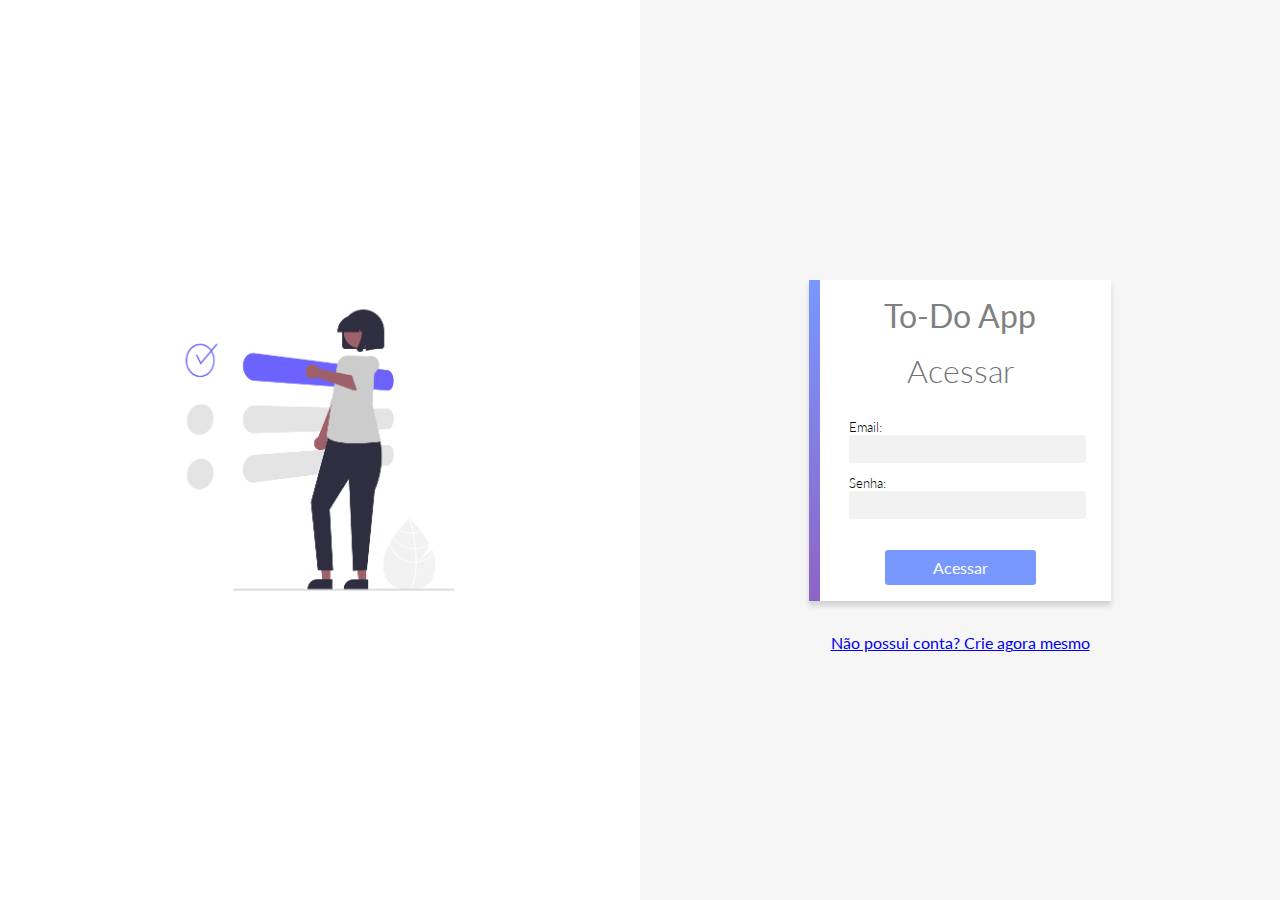
<file: index.html>
<!DOCTYPE html>
<html lang="pt-BR">

<head>
  <meta charset="UTF-8">
  <meta http-equiv="X-UA-Compatible" content="IE=edge">
  <meta name="viewport" content="width=device-width, initial-scale=1.0">
  <title>To-Do Login</title>

  <!-- ---------------- estilos compartilhados entre login e signup ---------------- -->
  <link rel="stylesheet" href="./styles/acesso.css">

  <!-- ---------------------- lógica aplicada no login ----------------------- -->
  <!-- <script src="/scripts/utils.js"></script> -->
  

</head>

<body>
  <div class="left">
    <img src="./assets/pessoa-login.png" alt="">
  </div>

  <div class="right">
    <form>
      <div class="form-header">
        <p>To-Do App</p>
      </div>
      <h1>Acessar</h1>
      <label>
        Email:
        <input id="inputEmail" type="email" required minlength="6">
        <small>Preencha o campo E-mail corretamente</small>
      </label>
      <label>
        Senha:
        <input id="inputPassword" type="password" required minlength="8">
        <small>Preencha o campo Senha corretamente</small>
      </label>

      <button id="loginButtonRef" type="submit" disabled>Acessar</button>

    </form>
    <div class="ingressar">
      <a href="./pages/signup.html">Não possui conta? Crie agora mesmo</a>
    </div>
  </div>

  <script src="./scripts/login.js" type="module"></script>
</body>

</html>
</file>
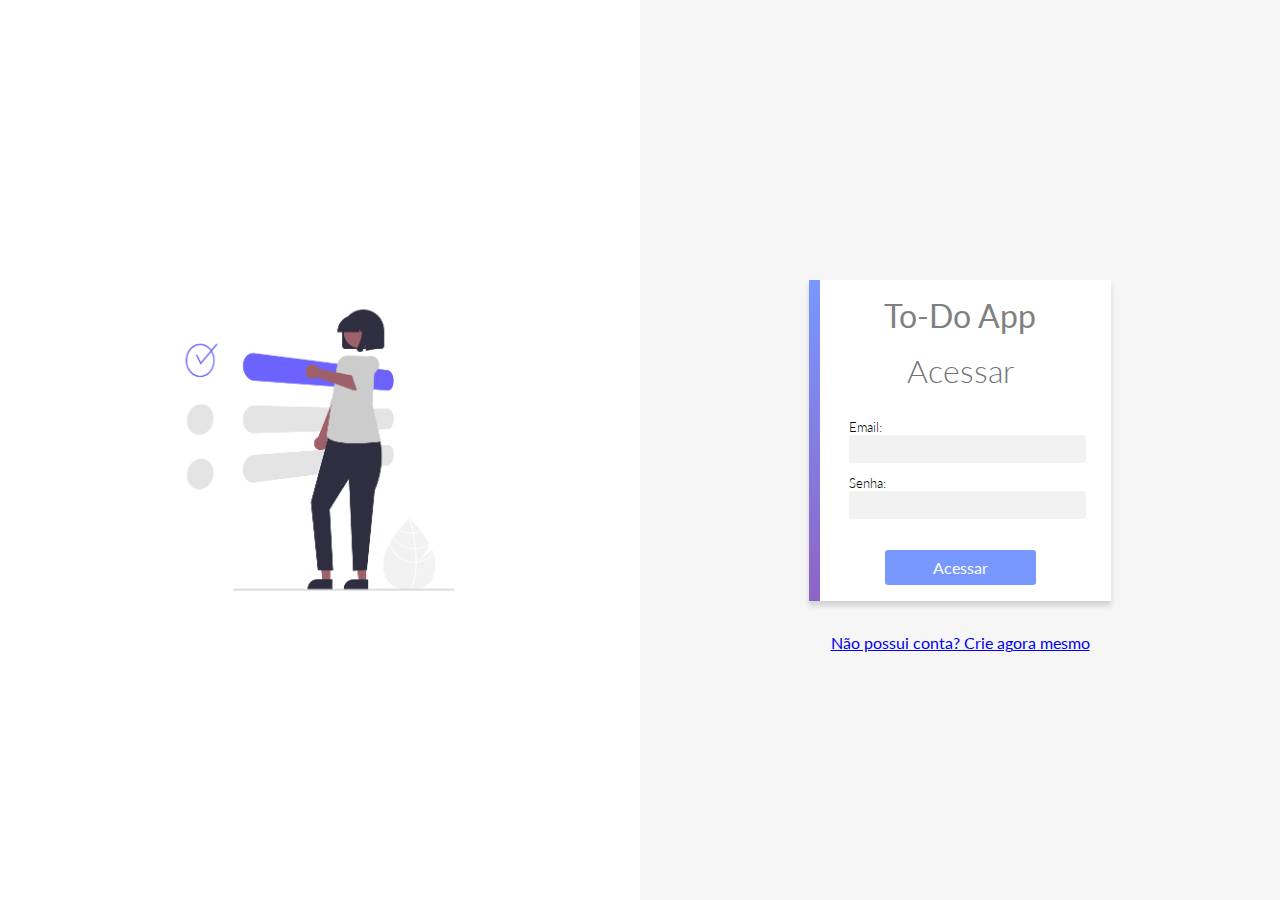
<file: pages/index.html>
<!DOCTYPE html>
<html lang="pt-BR">

<head>
  <meta charset="UTF-8">
  <meta http-equiv="X-UA-Compatible" content="IE=edge">
  <meta name="viewport" content="width=device-width, initial-scale=1.0">
  <title>To-Do Login</title>

  <!-- ---------------- estilos compartilhados entre login e signup ---------------- -->
  <link rel="stylesheet" href="../styles/acesso.css">

  <!-- ---------------------- lógica aplicada no login ----------------------- -->
  <!-- <script src="/scripts/utils.js"></script> -->
  

</head>

<body>
  <div class="left">
    <img src="../assets/pessoa-login.png" alt="">
  </div>

  <div class="right">
    <form>
      <div class="form-header">
        <p>To-Do App</p>
      </div>
      <h1>Acessar</h1>
      <label>
        Email:
        <input id="inputEmail" type="email" required minlength="6">
        <small>Preencha o campo E-mail corretamente</small>
      </label>
      <label>
        Senha:
        <input id="inputPassword" type="password" required minlength="8">
        <small>Preencha o campo Senha corretamente</small>
      </label>

      <button id="loginButtonRef" type="submit" disabled>Acessar</button>

    </form>
    <div class="ingressar">
      <a href="../pages/signup.html">Não possui conta? Crie agora mesmo</a>
    </div>
  </div>

  <script src="../scripts/login.js" type="module"></script>
</body>

</html>
</file>
<file: styles/acesso.css>
@import url('./common.css');

body{
  display: flex;
}

h1 {
  color: rgb(116, 116, 116);
  font-weight: 300;
  margin: .5em 0;
}

form {
  position: relative;
  max-width: 26em;
  background-color: white;
  display: flex;
  align-items: center;
  flex-direction: column;
  margin: 2em auto;
  box-shadow: 0 5px 5px lightgrey;
  padding: 1em 2.5em;
  box-sizing: border-box;
}

form:after {
  position: absolute;
  content: '';
  width: .7em;
  height: 100%;
  top: 0;
  left: 0;
  background: linear-gradient(var(--primary), var(--secondary));
}

label {
  width: 100%;
  font-weight: 300;
  margin-bottom: -.1em;
  margin-top: 1em;
  font-size: .8em;
}

input {
  width: 100%;
  padding: .4em .5em;
  background-color: var(--app-grey);
  border: 1px solid var(--app-grey);
  border-radius: .2em;
}

small {
  display: none;
}

input:focus {
  outline: none;
  border: 1px solid lightgrey;
}

.error input {
  background-color: rgba(220, 20, 60, 0.171);
  /* opacity: 0.05; */
}

.error small {
  color: red;
  display: block;
}

.error button {
  cursor: none;
}

button {
  padding: .5em 3em;
  background-color: var(--primary);
  color: white;
  margin-top: 2em;
  font-weight: 400;
  font-size: 1em;
}

.form-header {
  color: grey;
  font-size: 2em;
}

.ingressar{
  text-align: center;
}
.left{
  width: 50%;  
  background-color: white;
  text-align: center;
  display: flex;
  align-items: center;
  justify-content: center;
}
.left img{
  width:60%;
}
.right{
  width: 50%;
  display: flex;
  flex-direction: column;
  align-items: center;
  justify-content: center;
}
</file>
